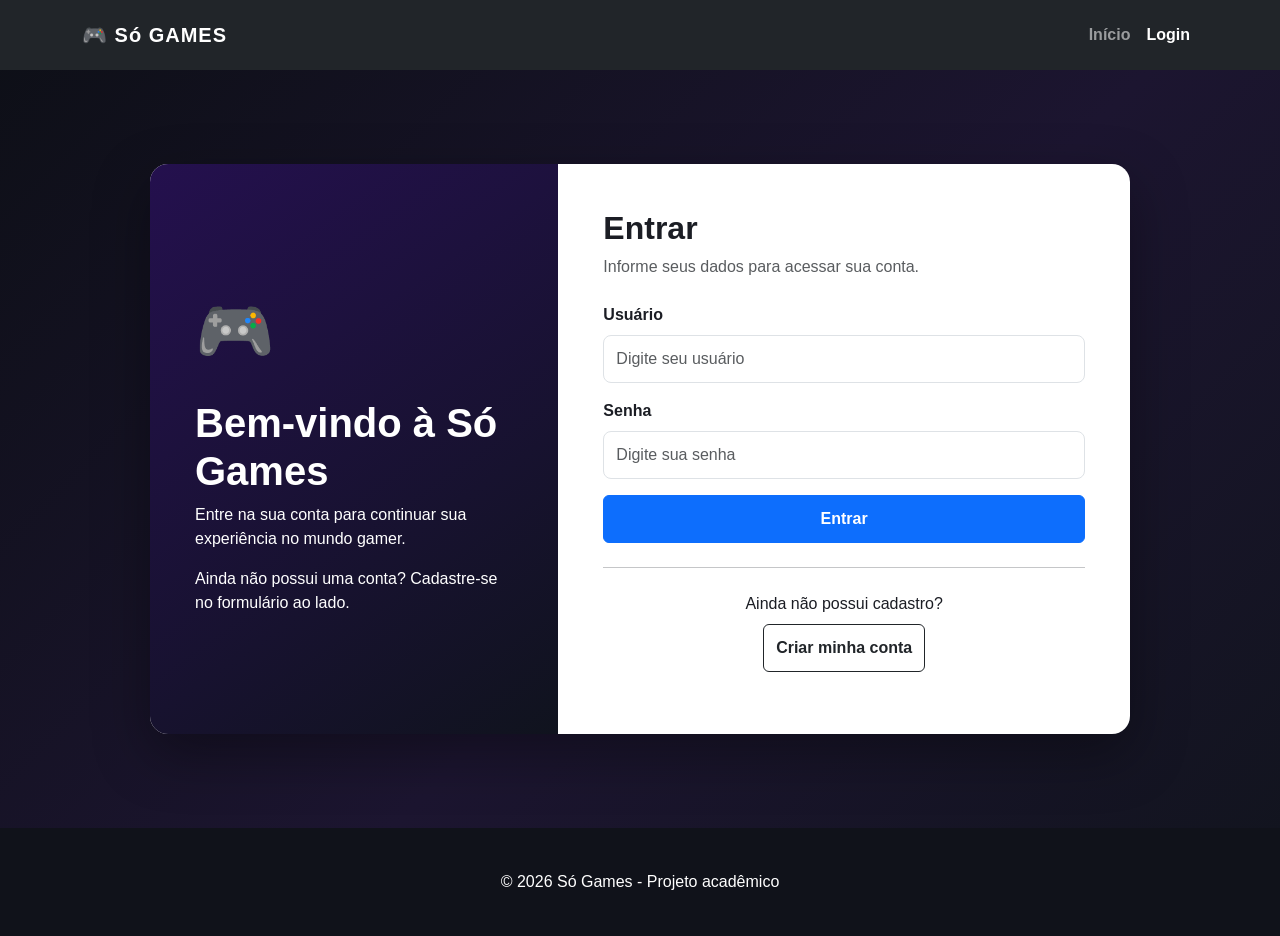
<file: So-games/login.html>
<!DOCTYPE html>
<html lang="pt-br">
<head>
  <meta charset="UTF-8">
  <meta name="viewport" content="width=device-width, initial-scale=1.0">
  <title>Só Games | Login</title>
  <link href="https://cdn.jsdelivr.net/npm/bootstrap@5.2.2/dist/css/bootstrap.min.css" rel="stylesheet">
  <link rel="stylesheet" href="css/estilo.css">
</head>
<body class="pagina-login">
<header>
  <nav class="navbar navbar-expand-lg navbar-dark bg-dark">
    <div class="container">
      <a class="navbar-brand fw-bold" href="index.html">🎮 Só GAMES</a>
      <button class="navbar-toggler" type="button" data-bs-toggle="collapse" data-bs-target="#menuLogin"><span class="navbar-toggler-icon"></span></button>
      <div class="collapse navbar-collapse" id="menuLogin">
        <ul class="navbar-nav ms-auto align-items-lg-center">
          <li class="nav-item"><a class="nav-link" href="index.html">Início</a></li>
          <li class="nav-item"><a class="nav-link active" href="login.html">Login</a></li>
        </ul>
      </div>
    </div>
  </nav>
</header>

<main>
  <div class="login-wrapper">
    <div class="login-card row g-0">
      <section class="col-lg-5 login-lateral">
        <div class="icone">🎮</div>
        <h1>Bem-vindo à Só Games</h1>
        <p>Entre na sua conta para continuar sua experiência no mundo gamer.</p>
        <p class="mb-0">Ainda não possui uma conta? Cadastre-se no formulário ao lado.</p>
      </section>

      <section class="col-lg-7 login-formulario">
        <h2>Entrar</h2>
        <p class="text-muted mb-4">Informe seus dados para acessar sua conta.</p>
        <form id="form-login" novalidate>
          <div class="mb-3">
            <label for="usuario-login" class="form-label fw-bold">Usuário</label>
            <input id="usuario-login" name="usuario" required type="text" class="form-control" placeholder="Digite seu usuário">
          </div>
          <div class="mb-3">
            <label for="senha-login" class="form-label fw-bold">Senha</label>
            <input id="senha-login" name="senha" required type="password" minlength="6" class="form-control" placeholder="Digite sua senha">
          </div>
          <button type="submit" class="btn btn-primary w-100">Entrar</button>
          <div id="mensagem-login" class="mt-3"></div>
        </form>

        <hr class="my-4">
        <div class="cadastro-link">
          <p class="mb-2">Ainda não possui cadastro?</p>
          <button type="button" class="btn btn-outline-dark" data-bs-toggle="collapse" data-bs-target="#areaCadastro">Criar minha conta</button>
        </div>

        <div id="areaCadastro" class="collapse mt-4">
          <h3 class="h5 fw-bold">Criar minha conta</h3>
          <p class="text-muted">Preencha os dados abaixo.</p>
          <form id="form-cadastro" novalidate>
            <div class="mb-3">
              <label for="usuario-cadastro" class="form-label">Usuário</label>
              <input id="usuario-cadastro" required type="text" class="form-control" placeholder="Ex. jogador123">
            </div>
            <div class="mb-3">
              <label for="email-cadastro" class="form-label">E-mail</label>
              <input id="email-cadastro" required type="email" class="form-control" placeholder="seu@email.com">
            </div>
            <div class="mb-3">
              <label for="senha-cadastro" class="form-label">Senha</label>
              <input id="senha-cadastro" required type="password" minlength="6" class="form-control" placeholder="Mínimo de 6 caracteres">
            </div>
            <button type="submit" class="btn btn-success w-100">Cadastrar</button>
            <div id="mensagem-cadastro" class="mt-3"></div>
          </form>
        </div>
      </section>
    </div>
  </div>
</main>

<footer class="footer">
  <div class="container text-center"><p class="mb-0">&copy; 2026 Só Games - Projeto acadêmico</p></div>
</footer>

<script src="https://code.jquery.com/jquery-3.6.1.min.js"></script>
<script src="js/jquery-script.js"></script>
<script src="js/script.js"></script>
<script src="https://cdn.jsdelivr.net/npm/bootstrap@5.2.2/dist/js/bootstrap.bundle.min.js"></script>
</body>
</html>
</file>
<file: So-games/css/estilo.css>
:root {
  --cor-principal: #6f2cff;
  --cor-secundaria: #00d4ff;
  --cor-escura: #10121a;
  --cor-fundo: #f4f5f9;
  --cor-texto: #1b1d24;
  --largura: 1140px;
}

* { box-sizing: border-box; }
html { scroll-behavior: smooth; }
body { margin: 0; font-family: Arial, Helvetica, sans-serif; color: var(--cor-texto); background: var(--cor-fundo); }

.navbar { min-height: 70px; }
.navbar-brand { letter-spacing: 1px; font-size: 1.25rem; }
.nav-link { font-weight: 600; }

.hero { padding: 0; }
.banner { height: 500px; position: relative; background-size: cover; background-position: center; color: #fff; align-items: center; }
/* display:flex só nos slides visíveis, para o Bootstrap alternar os slides e o texto acompanhar a imagem */
.hero .carousel-item.active, .hero .carousel-item-next, .hero .carousel-item-prev { display: flex; }
.hero .carousel-inner { overflow: hidden; }
.hero .banner-conteudo { padding-left: 70px; padding-right: 70px; }
.hero .carousel-control-prev, .hero .carousel-control-next { z-index: 3; width: 60px; }
.hero .carousel-indicators { z-index: 3; }
.banner::before { content: ""; position: absolute; inset: 0; background: linear-gradient(90deg, rgba(8,9,14,.88), rgba(8,9,14,.42)); }
.banner-1 { background-image: url("https://images.unsplash.com/photo-1542751371-adc38448a05e?auto=format&fit=crop&w=1600&q=80"); }
.banner-2 { background-image: url("https://images.unsplash.com/photo-1598550476439-6847785fcea6?auto=format&fit=crop&w=1600&q=80"); }
.banner-3 { background-image: url("https://images.unsplash.com/photo-1593305841991-05c297ba4575?auto=format&fit=crop&w=1600&q=80"); }
.banner-conteudo { position: relative; z-index: 1; max-width: var(--largura); }
.banner-conteudo h1 { max-width: 650px; font-size: clamp(2.1rem, 5vw, 4rem); font-weight: 800; margin-bottom: 16px; }
.banner-conteudo p { max-width: 580px; font-size: 1.15rem; margin-bottom: 0; }

.secao { padding: 70px 0; }
.secao-clara { background: #fff; }
.titulo-secao { text-align: center; font-weight: 800; margin-bottom: 40px; }
.titulo-secao::after { content: ""; display: block; width: 60px; height: 4px; margin: 12px auto 0; background: var(--cor-principal); border-radius: 5px; }

.produto { height: 100%; border: 0; border-radius: 12px; overflow: hidden; box-shadow: 0 5px 18px rgba(0,0,0,.10); transition: .2s ease; }
.produto:hover { transform: translateY(-5px); box-shadow: 0 10px 25px rgba(0,0,0,.15); }
.produto-imagem { width: 100%; height: 230px; object-fit: cover; display: block; }
.produto .card-body { display: flex; flex-direction: column; padding: 22px; }
.produto .card-text { min-height: 48px; color: #656873; }
.produto .preco { font-size: 1.25rem; font-weight: 800; margin-top: auto; }
.produto .btn { margin-top: 15px; }

.novidade { height: 100%; background: #fff; border-radius: 12px; padding: 28px; box-shadow: 0 5px 18px rgba(0,0,0,.08); }
.novidade h3 { font-weight: 700; }

.galeria-item { overflow: hidden; border-radius: 12px; }
.galeria-img { width: 100%; height: 210px; object-fit: cover; display: block; transition: transform .25s ease; cursor: pointer; }
.galeria-img:hover { transform: scale(1.04); }

.footer { background: var(--cor-escura); color: #fff; padding: 42px 0; }
.footer h3 { font-weight: 800; }

#voltar-topo { position: fixed; right: 20px; bottom: 20px; z-index: 1000; display: none; border-radius: 50px; }

/* LOGIN */
.pagina-login { min-height: 100vh; background: linear-gradient(135deg, #0d0f16 0%, #1c1530 55%, #11141d 100%); }
.pagina-login main { min-height: calc(100vh - 142px); display: flex; align-items: center; padding: 55px 15px; }
.login-wrapper { width: 100%; max-width: 980px; margin: auto; }
.login-card { background: #fff; border-radius: 18px; overflow: hidden; box-shadow: 0 20px 55px rgba(0,0,0,.35); }
.login-lateral { min-height: 570px; padding: 45px; color: #fff; background: linear-gradient(145deg, #24104e, #10131e); display: flex; flex-direction: column; justify-content: center; }
.login-lateral h1 { font-weight: 800; font-size: 2.5rem; }
.login-lateral .icone { font-size: 4rem; margin-bottom: 20px; }
.login-formulario { padding: 45px; }
.login-formulario h2 { font-weight: 800; margin-bottom: 8px; }
.login-formulario .form-control { height: 48px; border-radius: 8px; }
.login-formulario .btn { height: 48px; font-weight: 700; }
.cadastro-link { text-align: center; margin-top: 20px; }
.mensagem { min-height: 0; }

@media (max-width: 991.98px) {
  .banner { height: 440px; }
  .login-lateral { min-height: auto; padding: 35px; text-align: center; }
}

@media (max-width: 767.98px) {
  .secao { padding: 50px 0; }
  .banner { height: 400px; text-align: center; }
  .banner::before { background: rgba(8,9,14,.68); }
  .banner-conteudo p { font-size: 1rem; }
  .produto-imagem { height: 210px; }
  .galeria-img { height: 170px; }
  .login-formulario { padding: 30px 22px; }
}

@media (max-width: 480px) {
  .banner { height: 360px; }
  .banner-conteudo h1 { font-size: 1.9rem; }
  .galeria-img { height: 130px; }
}
</file>
